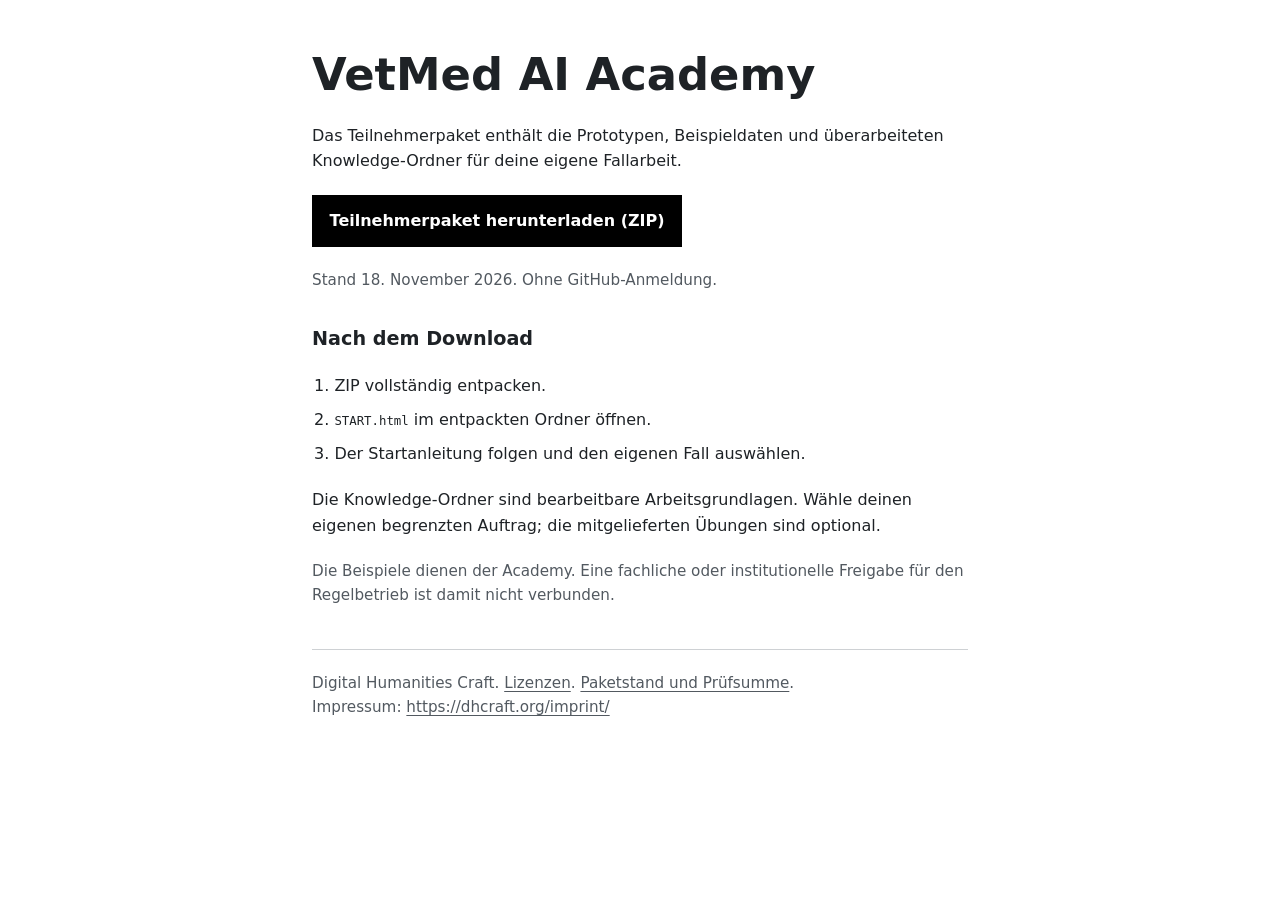
<file: docs/index.html>
<!doctype html>
<html lang="de">
<head>
  <meta charset="utf-8">
  <meta name="viewport" content="width=device-width, initial-scale=1">
  <meta name="description" content="Arbeitsmaterial für die VetMed AI Academy mit Prototypen, Beispieldaten und bearbeitbaren Knowledge-Ordnern.">
  <meta name="color-scheme" content="light">
  <title>VetMed AI Academy Teilnehmerpaket</title>
  <link rel="stylesheet" href="styles.css">
  <link rel="icon" href="data:,">
</head>
<body>
<main>
  <h1>VetMed AI Academy</h1>
  <p>Das Teilnehmerpaket enthält die Prototypen, Beispieldaten und überarbeiteten Knowledge-Ordner für deine eigene Fallarbeit.</p>
  <p class="download"><a href="https://github.com/DigitalHumanitiesCraft/vetmed-ai-academy-downloads/releases/download/2026-11-18/vetmed-ai-academy-participant-package-2026-11-18.zip">Teilnehmerpaket herunterladen <span>(ZIP)</span></a></p>
  <p class="edition">Stand <time datetime="2026-11-18">18. November 2026</time>. Ohne GitHub-Anmeldung.</p>
  <h2>Nach dem Download</h2>
  <ol>
    <li>ZIP vollständig entpacken.</li>
    <li><code>START.html</code> im entpackten Ordner öffnen.</li>
    <li>Der Startanleitung folgen und den eigenen Fall auswählen.</li>
  </ol>
  <p>Die Knowledge-Ordner sind bearbeitbare Arbeitsgrundlagen. Wähle deinen eigenen begrenzten Auftrag; die mitgelieferten Übungen sind optional.</p>
  <p class="note">Die Beispiele dienen der Academy. Eine fachliche oder institutionelle Freigabe für den Regelbetrieb ist damit nicht verbunden.</p>
</main>
<footer>
  <p>Digital Humanities Craft. <a href="LICENSE.txt">Lizenzen</a>. <a href="https://github.com/DigitalHumanitiesCraft/vetmed-ai-academy-downloads/releases/tag/2026-11-18">Paketstand und Prüfsumme</a>.</p>
  <p>Impressum: <a href="https://dhcraft.org/imprint/">https://dhcraft.org/imprint/</a></p>
</footer>
</body>
</html>
</file>
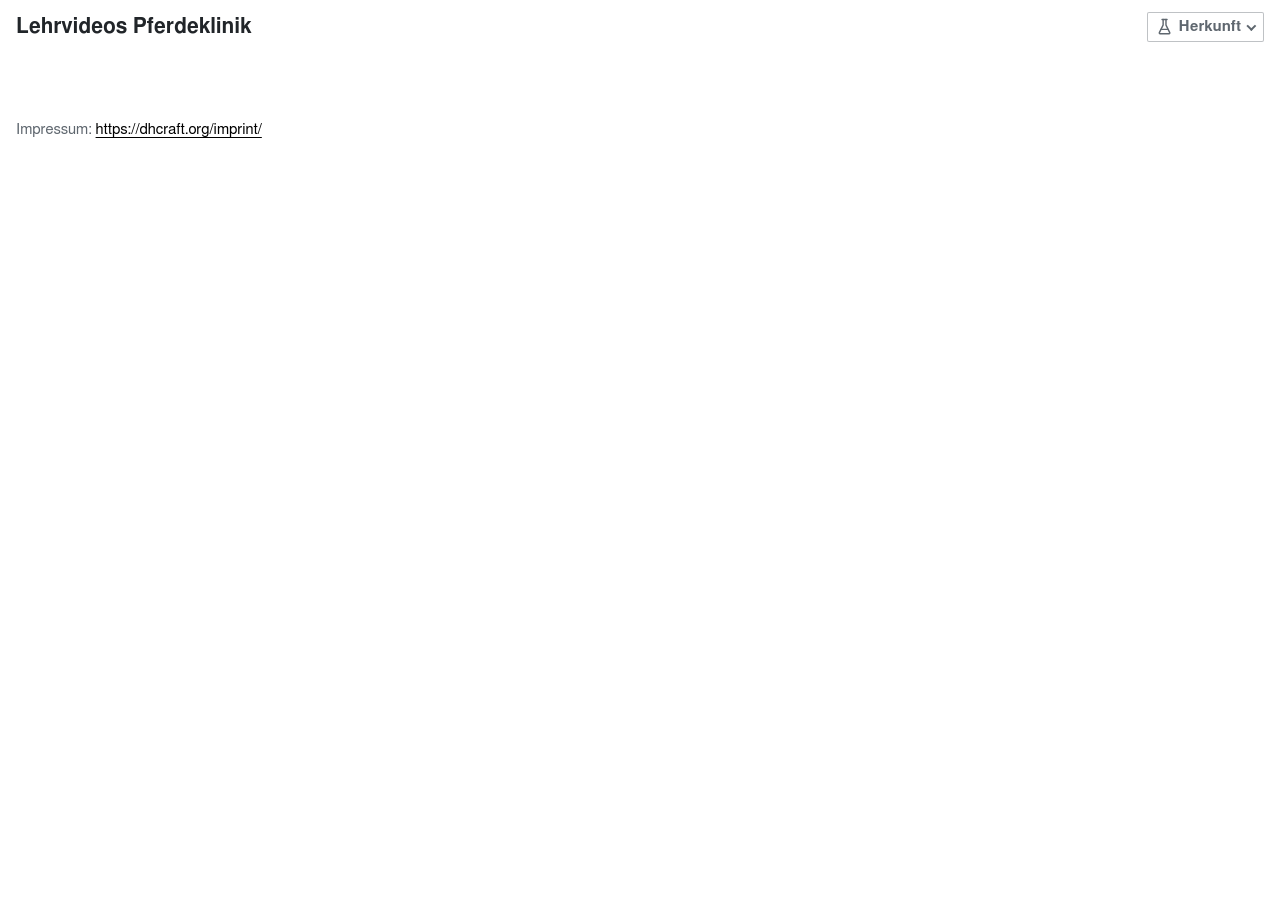
<file: docs/equine-teaching-videos/index.html>
<!doctype html>
<html lang="de">
<head>
  <meta charset="utf-8">
  <meta http-equiv="refresh" content="0; url=app/index.html">
  <meta name="robots" content="noindex">
  <link rel="icon" href="data:,">
  <title>Weiter zur Anwendung</title>
</head>
<body>
  <p><a href="app/index.html">Zur Anwendung</a></p>
</body>
</html>
</file>
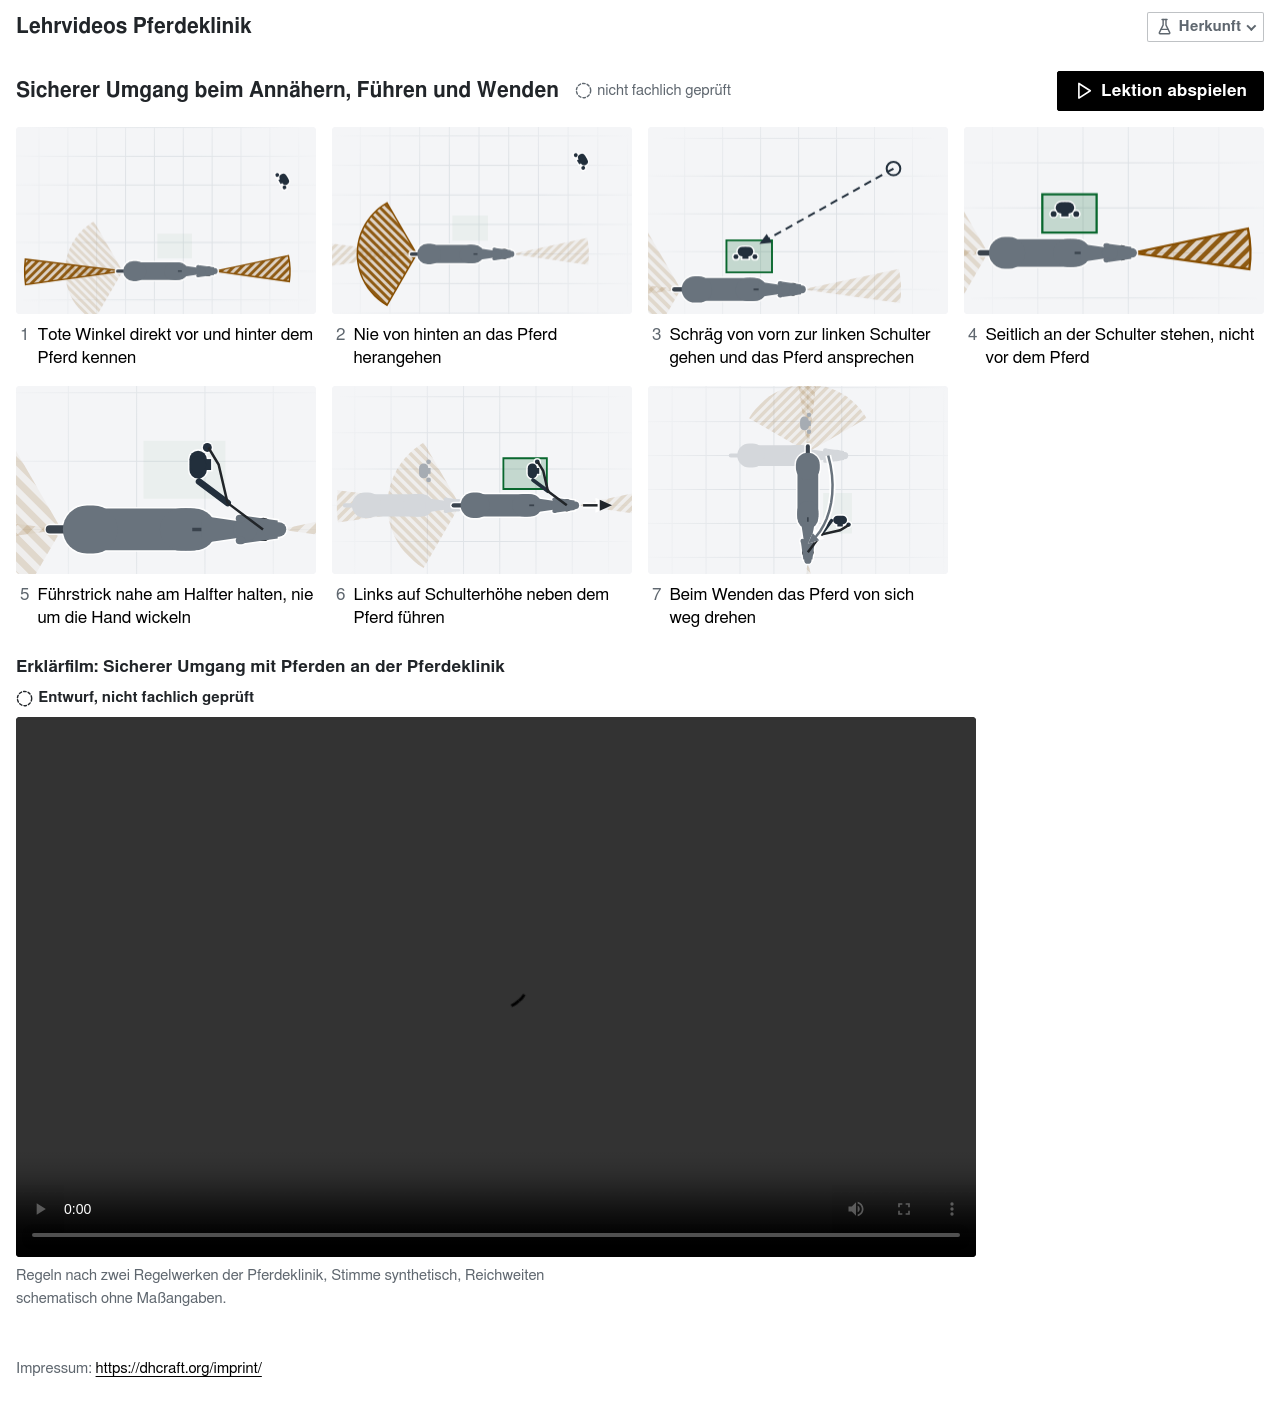
<file: docs/equine-teaching-videos/app/index.html>
<!doctype html>
<html lang="de">
<head>
  <meta charset="utf-8">
  <meta name="viewport" content="width=device-width, initial-scale=1">
  <title>Lehrvideos Pferdeklinik</title>
  <!-- Not professionally reviewed and published as a draft, so search engines are asked to leave it out. -->
  <meta name="robots" content="noindex">
  <link rel="icon" href="data:,">
  <link rel="stylesheet" href="../shared/base.css">
  <link rel="stylesheet" href="app.css">
  <script type="module" src="../shared/overlay.js"></script>
  <script type="importmap">{ "imports": { "three": "./vendor/three/three.module.js" } }</script>
  <script type="module" src="js/main.js"></script>
  <script type="module" src="js/film.js"></script>
</head>
<body>
  <header class="app-header">
    <nav aria-label="Hauptnavigation">
      <h1>Lehrvideos Pferdeklinik</h1>
    </nav>
    <details class="provenance">
      <summary><svg class="icon" aria-hidden="true"><use href="../shared/icons.svg#flask"></use></svg>Herkunft</summary>
      <ul>
        <li id="origin-line" hidden></li>
        <li>Figuren aus abstrakten Grundformen, keine Anatomie</li>
        <li>Bereiche am Boden schematisch, keine gemessenen Abstände</li>
      </ul>
    </details>
  </header>
  <main>
    <div id="load-error" class="notice error" role="alert" hidden></div>

    <!-- The lesson line of both views: on the overview the title, in a step the way back to the overview. -->
    <div id="lesson-head" class="lesson-head" hidden>
      <h2 id="lesson-title"><span id="lesson-name"></span><a id="to-overview" href="./" hidden></a></h2>
      <p class="review-state"><svg class="icon" aria-hidden="true"><use href="../shared/icons.svg#circle-dashed"></use></svg><span class="review-text"></span></p>
      <button type="button" class="button" id="play-lesson" disabled><svg class="icon" aria-hidden="true"><use href="../shared/icons.svg#play"></use></svg>Lektion abspielen</button>
    </div>

    <!-- Lesson overview: the address names no step. -->
    <section id="overview" class="overview" aria-labelledby="lesson-title" hidden>
      <ol id="step-tiles" class="step-tiles"></ol>
      <nav id="lesson-nav" class="lesson-nav" aria-labelledby="lesson-nav-title" hidden>
        <p><span id="lesson-nav-title">Weitere Lektionen</span>: <span id="lesson-list"></span></p>
      </nav>
      <!-- A film rendered from code. Its file is a local render outside the application, so the section shows only where the file exists. -->
      <section id="film" class="film" aria-labelledby="film-title" hidden>
        <p id="film-title" class="film-title">Erklärfilm: Sicherer Umgang mit Pferden an der Pferdeklinik</p>
        <p class="film-state"><svg class="icon" aria-hidden="true"><use href="../shared/icons.svg#circle-dashed"></use></svg>Entwurf, nicht fachlich geprüft</p>
        <video id="film-video" controls preload="metadata" width="1280" height="720" aria-describedby="film-note"></video>
        <p id="film-note" class="film-note">Regeln nach zwei Regelwerken der Pferdeklinik, Stimme synthetisch, Reichweiten schematisch ohne Maßangaben.</p>
      </section>
    </section>

    <!-- One step: the address names it with ?step=. -->
    <section id="detail" class="detail" aria-labelledby="lesson-title" hidden>
      <div class="scene-frame">
        <canvas id="scene" role="img" aria-label="Szene mit abstrakter Pferdefigur, Person und farbigen Bereichen am Boden" aria-describedby="step-text scene-text"></canvas>
        <svg id="leaders" class="leaders" aria-hidden="true"></svg>
        <div id="zone-labels" aria-hidden="true"></div>
        <span class="scene-label person-label" id="label-person" aria-hidden="true" hidden><span class="person-line"><span id="person-mark"></span><span class="person-name">Person</span></span><span id="person-zone"></span><span id="person-cue" hidden></span></span>
        <div class="frame-control view-choice" id="camera-controls" role="group" aria-label="Ansicht"><div class="segmented-control" id="view"></div></div>
        <div class="frame-control counter-check" id="counter-check" role="group" aria-labelledby="counter-label" aria-describedby="zone-note" hidden>
          <span id="counter-label" class="choice-label">Gegenprobe</span>
          <div class="segmented-control" id="placement"></div>
        </div>
        <p id="zone-note" class="frame-control zone-note" hidden>Zonen schematisch</p>
        <p id="fallback-mark" class="frame-control scene-mode" hidden><span id="fallback-text"></span> <a id="view-3d" href="./" hidden>3D-Ansicht öffnen</a></p>
        <p id="context-notice" class="scene-notice" role="status" hidden>3D-Darstellung unterbrochen. <a id="context-2d" href="?renderer=2d">In 2D-Draufsicht weiter</a></p>
      </div>

      <div class="transport">
        <div class="track" id="track" role="group" aria-label="Schritte"></div>
        <button type="button" class="button" id="play-toggle" disabled><svg class="icon" aria-hidden="true"><use href="../shared/icons.svg#play"></use></svg><span>Schritt abspielen</span></button>
        <button type="button" class="icon-button" id="restart" aria-label="Lektion von vorn" disabled><svg class="icon" aria-hidden="true"><use href="../shared/icons.svg#skip-back"></use></svg></button>
        <button type="button" class="icon-button" id="prev-step" aria-label="Vorheriger Schritt" disabled><svg class="icon" aria-hidden="true"><use href="../shared/icons.svg#chevron-left"></use></svg></button>
        <button type="button" class="icon-button" id="next-step" aria-label="Nächster Schritt" disabled><svg class="icon" aria-hidden="true"><use href="../shared/icons.svg#chevron-right"></use></svg></button>
        <label class="speed">Tempo <select id="speed" disabled></select></label>
      </div>

      <!-- Every rule of the lesson; the current one carries its reason and sources. Below 64rem only the current one shows. -->
      <ol id="rules" class="rules"></ol>

      <!-- Descriptions of the canvas: the current step and where the person stands. -->
      <p id="step-text" hidden></p>
      <p id="scene-text" hidden></p>
    </section>
    <!-- Announces deliberate changes only: chosen steps, playback state, ends and renderer notices. -->
    <p id="announce" class="visually-hidden" aria-live="polite"></p>
  </main>
  <footer class="app-footer">
    <p>Impressum: <a href="https://dhcraft.org/imprint/">https://dhcraft.org/imprint/</a></p>
  </footer>
</body>
</html>
</file>
<file: docs/styles.css>
@layer reset, tokens, base, layout, components;
@layer reset {
  *, *::before, *::after { box-sizing: border-box; }
  body, h1, h2, p { margin: 0; }
}
@layer tokens {
  :root {
    color-scheme: light;
    --paper: oklch(100% 0 0);
    --ink: oklch(25% 0.01 250);
    --muted: oklch(46% 0.015 250);
    --action: oklch(0% 0 0);
    --on-action: oklch(100% 0 0);
    --focus: oklch(47% 0.16 250);
    --line: oklch(86% 0.005 250);
    --space: clamp(1rem, 0.9rem + 0.5vw, 1.4rem);
  }
}
@layer base {
  html { font-family: system-ui, sans-serif; font-size: 100%; }
  body { color: var(--ink); background: var(--paper); line-height: 1.6; }
  h1 { font-size: clamp(1.8rem, 1.3rem + 2vw, 2.8rem); line-height: 1.2; }
  h2 { font-size: 1.2rem; line-height: 1.4; }
  a { color: inherit; text-underline-offset: 0.18em; }
  a:focus-visible { outline: 3px solid var(--focus); outline-offset: 5px; }
  code { font-size: 0.95em; overflow-wrap: anywhere; }
  li + li { margin-block-start: 0.5rem; }
}
@layer layout {
  body { max-inline-size: 47rem; margin-inline: auto; padding: clamp(1.25rem, 0.5rem + 4vw, 3rem); }
  main > * + * { margin-block-start: var(--space); }
  main > h2 { margin-block-start: calc(var(--space) * 1.6); }
  ol { padding-inline-start: 1.4rem; }
  footer { margin-block-start: calc(var(--space) * 2); padding-block-start: var(--space); border-block-start: 1px solid var(--line); }
}
@layer components {
  .download a { display: inline-block; padding: 0.85rem 1.1rem; background: var(--action); color: var(--on-action); text-decoration: none; font-weight: 650; max-inline-size: 100%; }
  .download a:hover, .download a:focus-visible { text-decoration: underline; }
  .download span { white-space: nowrap; }
  .edition, .note, footer { color: var(--muted); font-size: 0.95rem; }
}
</file>
<file: docs/equine-teaching-videos/shared/base.css>
/* Shared base for the overview and all case apps. Each app links this file
   and adds its own app.css for case-specific components.
   State selectors (hover, pressed, open) are wrapped in :where() so they add
   no specificity: a case rule on the same class, loaded later, always wins. */
@layer reset, base, tokens, layout, components, case, utilities;

@layer reset {
  *, *::before, *::after { box-sizing: border-box; }
  * { margin: 0; }
  html { -webkit-text-size-adjust: none; text-size-adjust: none; }
  body { min-block-size: 100vh; line-height: var(--leading-body, 1.5); }
  img, svg, video, canvas { display: block; max-inline-size: 100%; }
  input, button, textarea, select { font: inherit; }
  /* Layout classes set display and would otherwise override the hidden attribute. */
  [hidden] { display: none !important; }
  p, h1, h2, h3, h4 { overflow-wrap: break-word; }
}

/* DM Mono (SIL Open Font License, site/shared/fonts/DMMono-OFL.txt) for code,
   file names and identifiers a person types or matches, nothing else
   (knowledge/design.md, Visual system). Medium serves the 600 weight, so a
   bold identifier is drawn from the font rather than synthesised. */
@font-face {
  font-family: "DM Mono";
  src: url("fonts/DMMono-Regular.woff2") format("woff2");
  font-weight: 400;
  font-style: normal;
  font-display: swap;
}
@font-face {
  font-family: "DM Mono";
  src: url("fonts/DMMono-Medium.woff2") format("woff2");
  font-weight: 500 700;
  font-style: normal;
  font-display: swap;
}

@layer tokens {
  /* Light only, also under a dark operating-system preference (design.md,
     2026-09-25). Forced-colours mode stays with the system. tools/contrast.mjs
     computes the contrast of the text and boundary pairs from these values. */
  :root {
    color-scheme: light;

    /* Visual system after the public web style of the University of Veterinary
       Medicine Vienna (knowledge/design.md, Visual system): black and white,
       quiet cool greys, black as the one interaction colour. The page ground is
       white (shared contract of 2026-09-27); --c-page stays as its own name so
       surfaces that must match the page, such as sticky bars, follow it. The
       muted grey is a step darker than the university's own, so it keeps 4.5:1
       on the surface grey. */
    --c-bg: #ffffff;
    --c-page: var(--c-bg);
    --c-surface: #f4f5f7;
    --c-text: #212529;
    --c-text-muted: #5f676f;
    --c-border: #dee2e6;
    /* Boundary of controls that must be found without colour cues (WCAG 1.4.11, 3:1). */
    --c-border-strong: #868e96;
    /* Interaction is black ink: links underlined, the primary action a black
       fill, the current view a black marker. Distinct from --c-text, so the
       checks can tell an active element from plain text. */
    --c-accent: #000000;
    --c-accent-hover: #343a40;
    --c-accent-strong: #000000;
    --c-accent-contrast: #ffffff;
    /* Selection and hover grounds stay in the cool grey family of the neutrals. */
    --c-accent-soft: #e9ecef;
    --c-accent-faint: #f1f3f5;
    --c-focus: var(--c-accent);

    /* Area colours of the university, identity only (knowledge/design.md, Area
       identity): a thin rule beside the area name, never a state and never a
       large surface. The overview group sets data-area. */
    --c-area-universitaet: #af2144;
    --c-area-studium: #b35c42;
    --c-area-forschung: #757575;
    --c-area-tierspital: #296e53;

    /* Status colours always pair with a symbol or text, never carry meaning alone. */
    --c-ok: oklch(45% 0.12 150);
    --c-warn: oklch(48% 0.12 70);
    /* Darker than the warning colour, so the two severities also differ in
       lightness for readers who cannot tell red from amber by hue. */
    --c-error: oklch(42% 0.17 28);
    --c-ok-soft: color-mix(in oklab, var(--c-ok) 12%, var(--c-bg));
    --c-warn-soft: color-mix(in oklab, var(--c-warn) 14%, var(--c-bg));
    --c-error-soft: color-mix(in oklab, var(--c-error) 12%, var(--c-bg));

    /* Colour roles (knowledge/design.md, Colour roles): the accent is for
       interaction, data marks at rest are neutral, and status colours mark what
       needs a decision. --c-data passes 3:1 against the page for graphical marks. */
    --c-data: oklch(55% 0.02 250);
    --c-data-soft: oklch(86% 0.012 250);

    /* Categorical series in this fixed order, never cycled; a ninth category is
       grouped. Validated on the white ground with the dataviz validator
       (2026-10-24): adjacent CVD ΔE ≥ 9.1, normal-vision ΔE ≥ 19.6. Slots 3, 4
       and 5 sit below 3:1, so a chart using them carries a legend with direct
       labels or a table view. Charts with all pairs in view (scatter) use only
       the first three slots. */
    --c-cat-1: #2a78d6;
    --c-cat-2: #eb6834;
    --c-cat-3: #1baf7a;
    --c-cat-4: #eda100;
    --c-cat-5: #e87ba4;
    --c-cat-6: #008300;
    --c-cat-7: #6250d6;
    --c-cat-8: #e34948;

    /* Elevation: an edge for resting surfaces, a lift for overlays. */
    --shadow-edge: 0 0 0 1px rgb(33 37 41 / 0.09), 0 1px 2px rgb(33 37 41 / 0.05);
    --shadow-raised: 0 1px 2px rgb(33 37 41 / 0.08), 0 6px 16px rgb(33 37 41 / 0.08);

    /* FreeSans is the university's text face; it is not vendored (GPL with
       font exception, large files), so the stack falls back to the Helvetica
       family it follows. DM Mono is vendored for code and identifiers only;
       labels and captions use the text face (design decision of 2026-11-06). */
    --font-body: "FreeSans", "Helvetica Neue", Helvetica, Arial, sans-serif;
    --font-mono: "DM Mono", ui-monospace, "Cascadia Mono", Consolas, monospace;
    --font-label: var(--font-body);

    /* A minor-third scale around a 16-17 px body, fluid between phone and desktop widths. */
    --step--1: clamp(0.875rem, 0.85rem + 0.1vw, 0.9375rem);
    --step-0: clamp(1rem, 0.97rem + 0.15vw, 1.0625rem);
    --step-1: clamp(1.15rem, 1.1rem + 0.3vw, 1.3rem);
    --step-2: clamp(1.35rem, 1.25rem + 0.5vw, 1.65rem);
    --step-3: clamp(1.6rem, 1.4rem + 1vw, 2.25rem);
    /* Small muted labels and captions in the text face. */
    --step-label: 0.875rem;
    --leading-tight: 1.2;
    --leading-snug: 1.35;
    --leading-body: 1.5;

    /* Spacing on a 4 px grid; the larger steps separate regions, the smaller ones group. */
    --space-1: 0.25rem;
    --space-2: 0.5rem;
    --space-3: 0.75rem;
    --space-4: 1rem;
    --space-5: 1.5rem;
    --space-6: 2rem;
    --space-7: 3rem;

    /* Nearly square corners, as on the university's pages. */
    --radius: 0.125rem;
    --radius-lg: 0.25rem;
    --control-height: 2.5rem;
    --measure: 72ch;
    --page-max: 78rem;
    /* Sidebar of the tool layout, a little wider where the views have room to spare. */
    --sidebar-width: 17rem;
    --transition-quick: 120ms ease-out;
  }
  @media (min-width: 80rem) { :root { --sidebar-width: 18rem; } }
}

@layer base {
  body {
    font-family: var(--font-body);
    font-size: var(--step-0);
    color: var(--c-text);
    background: var(--c-page);
  }
  /* Two weights only, 400 and 600; browser defaults would otherwise add 700. */
  h1, h2, h3, h4, b, strong, th { font-weight: 600; }
  h1 { font-size: var(--step-2); line-height: var(--leading-tight); letter-spacing: -0.01em; text-wrap: balance; }
  h2 { font-size: var(--step-1); line-height: var(--leading-snug); letter-spacing: -0.005em; }
  h3, h4 { font-size: var(--step-0); line-height: var(--leading-snug); }
  p, li { max-inline-size: var(--measure); }
  /* Links are black ink with an underline, the cue that replaces a link colour.
     Row and list links (.link-text) drop it at rest, see the components layer. */
  a { color: var(--c-accent); text-decoration-thickness: 1px; text-underline-offset: 0.2em; }
  a:where(:hover) { color: var(--c-accent-hover); text-decoration-thickness: 2px; }
  code, pre { font-family: var(--font-mono); font-size: 0.925em; }
  :focus-visible { outline: 3px solid var(--c-focus); outline-offset: 2px; }
  input, select, textarea, button { accent-color: var(--c-accent); }
  table { border-collapse: collapse; }
  ::placeholder { color: var(--c-text-muted); opacity: 1; }
  @media (prefers-reduced-motion: reduce) {
    *, *::before, *::after {
      animation-duration: 0.01ms !important;
      animation-iteration-count: 1 !important;
      transition: none !important;
      scroll-behavior: auto !important;
    }
  }
}

@layer layout {
  .app-header {
    display: grid;
    grid-template-columns: minmax(0, 1fr) auto;
    align-items: center;
    gap: var(--space-3);
    background: var(--c-bg);
    padding-block: var(--space-3);
    padding-inline: max(var(--space-4), calc((100% - var(--page-max)) / 2 + var(--space-4)));
  }
  .app-header nav {
    display: flex;
    align-items: center;
    gap: var(--space-3);
    min-inline-size: 0;
  }
  .app-header .header-row { min-inline-size: 0; }
  .app-header h1 {
    min-inline-size: 0;
    font-size: var(--step-1);
    letter-spacing: -0.005em;
    /* Break compound names at their hyphen; break-word split "Forschungsprojekt" / "-Assistent" at 360 px. */
    overflow-wrap: normal;
  }
  .app-header nav > h1 { flex: 1; }
  .app-header a { color: var(--c-text); text-decoration: none; }
  .app-header a:where(:hover) { color: var(--c-accent); }
  .app-header > .provenance { align-self: start; }
  /* Area identity belongs to the portfolio groups, not the working header. */
  [data-area="Universität"] { --area: var(--c-area-universitaet); }
  [data-area="Studium"] { --area: var(--c-area-studium); }
  [data-area="Forschung"] { --area: var(--c-area-forschung); }
  [data-area="Tierspital"] { --area: var(--c-area-tierspital); }
  @media (max-width: 40rem) {
    .app-header nav { gap: var(--space-2); }
    .app-header h1 { font-size: var(--step-0); }
  }

  main {
    max-inline-size: var(--page-max);
    margin-inline: auto;
    padding: var(--space-4) var(--space-4) var(--space-7);
    display: grid;
    gap: var(--space-4);
  }
  /* Grid children default to min-content width, which lets long words or tables widen the page. */
  main > *, .stack > * { min-inline-size: 0; }
  .stack { display: grid; gap: var(--space-3); align-content: start; }
  .cluster { display: flex; flex-wrap: wrap; gap: var(--space-2) var(--space-3); align-items: center; }

  /* Tool layout (knowledge/design.md, Tool layout): a filter sidebar beside
     the sibling views of one dataset. Below 56rem the sidebar stands above the
     views, and its body folds behind the Filter button (utilities layer). */
  .tool { display: grid; gap: var(--space-4); align-items: start; }
  @media (min-width: 56rem) {
    /* The sidebar scrolls with the page: a scroll box of its own would be taller than the viewport and its scrollbar would narrow the fields. */
    .tool { grid-template-columns: var(--sidebar-width) minmax(0, 1fr); gap: var(--space-4); }
  }
  /* The wider gap only where the views have room; at tablet width the grotesque's wider figures need the space in the tables. */
  @media (min-width: 80rem) {
    .tool { gap: var(--space-5); }
  }
  .tool-sidebar { display: grid; gap: var(--space-4); align-content: start; font-size: var(--step--1); }
  .tool-body { display: grid; gap: var(--space-5); align-content: start; }
  .tool-main { display: grid; gap: var(--space-4); align-content: start; }
  /* Grid children default to min-content width, which would let wide tables widen the page. */
  :is(.tool, .tool-sidebar, .tool-body, .tool-main) > * { min-inline-size: 0; }
}

@layer components {
  /* Text button: filled for the primary action of a view, .secondary outlined for the others. */
  .button {
    display: inline-flex;
    align-items: center;
    gap: var(--space-2);
    min-block-size: var(--control-height);
    padding: var(--space-2) var(--space-4);
    border: 1px solid var(--c-accent);
    border-radius: var(--radius);
    background: var(--c-accent);
    color: var(--c-accent-contrast);
    font-weight: 600;
    line-height: var(--leading-tight);
    text-decoration: none;
    cursor: pointer;
    transition: background-color var(--transition-quick), border-color var(--transition-quick), color var(--transition-quick);
  }
  .button:where(:hover:not(:disabled, [aria-disabled="true"], .secondary)) { background: var(--c-accent-hover); border-color: var(--c-accent-hover); }
  .button:where(.secondary) { background: var(--c-bg); color: var(--c-accent); }
  .button:where(.secondary:hover:not(:disabled, [aria-disabled="true"])) { background: var(--c-accent-faint); }
  /* A secondary button that toggles a mode shows the active mode by fill and a doubled edge, not colour alone. */
  .button:where(.secondary[aria-pressed="true"]) {
    background: var(--c-accent-soft);
    color: var(--c-accent-strong);
    box-shadow: inset 0 0 0 1px var(--c-accent);
  }
  /* An unavailable button, primary or not, is a light field with muted text and an edge, so it never reads as an active grey button. */
  .button:is(:disabled, [aria-disabled="true"]) { border-color: var(--c-border); background: var(--c-surface); color: var(--c-text-muted); box-shadow: none; cursor: not-allowed; }
  /* Confirms an action that discards work; never the default focus. */
  .button:where(.danger) { background: var(--c-error); border-color: var(--c-error); color: var(--c-accent-contrast); }
  .button:where(.danger:hover:not(:disabled, [aria-disabled="true"])) { background: color-mix(in oklab, var(--c-error) 85%, black); border-color: color-mix(in oklab, var(--c-error) 85%, black); }
  /* Compact text button for actions inside a row or a panel. */
  .button:where(.small) { min-block-size: 2rem; padding: var(--space-1) var(--space-3); font-size: var(--step--1); }

  /* Text that acts (knowledge/design.md, Visual system): a button set as a
     link carries the underline of a link in text, because the interaction
     colour is black ink like the text. The menus, the provenance and the
     local-file indicator have their own form. */
  :is(.link-button, .text-button) { padding: 0; border: 0; background: none; color: var(--c-accent); font: inherit; text-align: start; cursor: pointer; }
  /* Zero specificity, so a .link-text on the same element wins. */
  :where(.link-button, .text-button) {
    text-decoration: underline;
    text-decoration-thickness: 1px;
    text-underline-offset: 0.2em;
  }
  :where(.link-button, .text-button):where(:hover) { text-decoration-thickness: 2px; }
  /* The name of a row or card that is one link, a link among many in a list
     (.link-text) and the summary of a plain disclosure: no underline at rest,
     an underline on hover and keyboard focus, so a list of targets does not
     read as a page of underlines (operator decision E3 of 2026-11-06). */
  :is(a, button) .link-text, :is(a, button).link-text { text-decoration: none; }
  :is(a, button):where(:hover, :focus-visible) .link-text, :is(a, button).link-text:where(:hover, :focus-visible),
  :where(details:not(.provenance, .menu, .local-file) > summary:not(.button)):where(:hover, :focus-visible) {
    text-decoration: underline;
    text-decoration-thickness: 1px;
    text-underline-offset: 0.2em;
  }
  /* Every plain disclosure carries the same chevron, whatever display a case
     gives its summary: a flex summary loses the native marker and then read as
     a bold heading (independent review 2026-11-06). A toggle button inside a
     row that discloses detail below it (.row-disclosure) draws the same
     chevron, turned by its aria-expanded state. A case may place it, for
     example in a grid area, and keeps its geometry. */
  :where(details:not(.provenance, .menu, .local-file) > summary:not(.button)) { list-style: none; cursor: pointer; }
  :where(details:not(.provenance, .menu, .local-file) > summary:not(.button))::-webkit-details-marker { display: none; }
  :where(details:not(.provenance, .menu, .local-file) > summary:not(.button), .row-disclosure)::before {
    content: "";
    display: inline-block;
    flex: none;
    inline-size: 0.4em;
    block-size: 0.4em;
    margin-inline: 0.1em 0.5em;
    border: solid currentColor;
    border-width: 0 2px 2px 0;
    rotate: -45deg;
    translate: 0 -0.1em;
    transition: rotate var(--transition-quick);
  }
  :where(details[open]:not(.provenance, .menu, .local-file) > summary:not(.button), .row-disclosure[aria-expanded="true"])::before { rotate: 45deg; translate: 0 -0.2em; }

  label { font-weight: 600; }
  input:not([type="checkbox"], [type="radio"], [type="range"], [type="color"]), select, textarea {
    inline-size: 100%;
    min-block-size: var(--control-height);
    padding: var(--space-2) var(--space-3);
    border: 1px solid var(--c-border-strong);
    border-radius: var(--radius);
    background: var(--c-bg);
    color: var(--c-text);
    transition: border-color var(--transition-quick);
  }
  /* Same specificity as the rule above, so it applies, and a case rule on a field still wins. */
  input:not([type="checkbox"], [type="radio"], [type="range"], [type="color"]):where(:hover:not(:disabled, :focus)),
  :is(select, textarea):where(:hover:not(:disabled, :focus)) { border-color: var(--c-text-muted); }
  input:not([type="checkbox"], [type="radio"], [type="range"], [type="color"]):where(:disabled),
  :is(select, textarea):where(:disabled) { background: var(--c-surface); color: var(--c-text-muted); }
  /* Script validation marks fields with aria-invalid; it looks like native invalidity plus a doubled edge. */
  :is(input, select, textarea):user-invalid { border-color: var(--c-error); }
  :is(input, select, textarea)[aria-invalid="true"] { border-color: var(--c-error); box-shadow: inset 0 0 0 1px var(--c-error); }
  /* Fields in a row keep their controls aligned when one of them shows an error line. */
  .field { display: grid; gap: var(--space-1); align-content: start; }
  .field-error { color: var(--c-error); font-weight: 600; }

  /* Symbols from site/shared/icons.svg. Size follows the text. */
  .icon {
    display: inline-block;
    inline-size: 1.15em;
    block-size: 1.15em;
    flex: none;
    vertical-align: -0.2em;
    fill: none;
    stroke: currentColor;
    stroke-width: 2;
    stroke-linecap: round;
    stroke-linejoin: round;
  }

  /* Icon-only action. Only for widely understood actions (play, pause,
     close, directional moves); the aria-label is the accessible name and also
     appears as a tooltip on hover and keyboard focus. Borderless: the symbol
     is the control's visible form, and hover or focus add a ground. The
     transparent border keeps a boundary under forced colours. */
  .icon-button {
    position: relative;
    display: inline-grid;
    place-items: center;
    inline-size: var(--control-height);
    block-size: var(--control-height);
    padding: 0;
    border: 1px solid transparent;
    border-radius: var(--radius);
    background: transparent;
    color: var(--c-accent);
    cursor: pointer;
    transition: background-color var(--transition-quick);
  }
  .icon-button .icon { inline-size: 1.25rem; block-size: 1.25rem; }
  /* Row action inside a list or table: smaller. */
  .icon-button:where(.quiet) { inline-size: 2rem; block-size: 2rem; }
  .icon-button:where(:hover:not(:disabled, [aria-disabled="true"])) { background: var(--c-accent-soft); }
  /* aria-disabled keeps a control focusable while it is unavailable; it looks the same as :disabled. */
  .icon-button:where(:disabled, [aria-disabled="true"]) { color: var(--c-text-muted); opacity: 0.55; cursor: not-allowed; }
  .icon-button[aria-label]:is(:hover, :focus-visible)::after {
    content: attr(aria-label);
    position: absolute;
    inset-block-start: calc(100% + 0.35rem);
    inset-inline-start: 50%;
    translate: -50% 0;
    z-index: 20;
    padding: 0.15rem 0.5rem;
    border-radius: var(--radius);
    background: var(--c-text);
    color: var(--c-bg);
    font-size: var(--step--1);
    font-weight: 600;
    line-height: var(--leading-snug);
    /* Long names wrap instead of leaving a narrow viewport; overlay.js assumes the same cap. */
    inline-size: max-content;
    max-inline-size: min(18rem, calc(100vw - 1rem));
    pointer-events: none;
  }
  /* overlay.js sets data-tip when a centred tooltip would cross the viewport
     edge, so the tooltip then aligns with the button's start or end, and
     data-tip-block when it would leave the bottom, so it opens above. */
  .icon-button[aria-label][data-tip="start"]:is(:hover, :focus-visible)::after { inset-inline-start: 0; translate: none; }
  .icon-button[aria-label][data-tip="end"]:is(:hover, :focus-visible)::after { inset-inline-start: auto; inset-inline-end: 0; translate: none; }
  .icon-button[aria-label][data-tip-block="above"]:is(:hover, :focus-visible)::after { inset-block-start: auto; inset-block-end: calc(100% + 0.35rem); }

  /* Choice among a few mutually exclusive views or targets: buttons with
     aria-pressed, or labels wrapping radio inputs. */
  .segmented-control {
    display: inline-flex;
    flex-wrap: wrap;
    gap: 2px;
    padding: 2px;
    border-radius: calc(var(--radius) + 2px);
    background: var(--c-surface);
    /* The hairline keeps the control's shape on a surface of the same grey. */
    box-shadow: inset 0 0 0 1px var(--c-border);
  }
  .segmented-control > :is(button, label) {
    position: relative;
    display: inline-flex;
    align-items: center;
    gap: var(--space-2);
    min-block-size: calc(var(--control-height) - 4px);
    padding: 0 var(--space-3);
    border: 0;
    border-radius: var(--radius);
    background: transparent;
    color: var(--c-text-muted);
    font-weight: 600;
    cursor: pointer;
  }
  .segmented-control > label > input { position: absolute; opacity: 0; pointer-events: none; }
  .segmented-control > :where(button, label):hover { color: var(--c-accent); }
  .segmented-control > :is(button[aria-pressed="true"], label:has(input:checked)) {
    background: var(--c-bg);
    color: var(--c-accent);
    box-shadow: var(--shadow-edge);
  }
  .segmented-control > label:has(input:focus-visible) { outline: 3px solid var(--c-focus); outline-offset: 2px; }

  /* View tabs (knowledge/design.md, View tabs): sibling views a person may
     return to, as links with their own address and aria-current="page" on the
     current one. Links, not ARIA tabs, so Tab moves through them and Enter
     follows one. The current view takes the accent and an underline marker. */
  .view-tabs { display: flex; flex-wrap: wrap; gap: 0 var(--space-5); box-shadow: inset 0 -1px 0 var(--c-border); }
  .view-tabs a {
    display: inline-flex;
    align-items: center;
    gap: var(--space-2);
    min-block-size: 2.75rem;
    color: var(--c-text-muted);
    font-weight: 600;
    text-decoration: none;
  }
  .view-tabs a:where(:hover) { color: var(--c-text); }
  .view-tabs a[aria-current="page"] { color: var(--c-accent); box-shadow: inset 0 -3px 0 var(--c-accent); }
  /* On a phone the row tightens and wraps onto a second line where needed. */
  @media (max-width: 30rem) {
    .view-tabs { gap: 0 var(--space-4); font-size: var(--step--1); }
    .view-tabs a { min-block-size: 2.5rem; }
  }

  /* Tool sidebar (knowledge/design.md, Tool layout): optional key figures
     that answer the view's question or count the filtered data, the Filter
     button for narrow screens, filter groups that act at once, reset and a
     foot for data and download. Scoped to the sidebar, because cases use some
     of these names elsewhere. */
  /* Key figures as large numerals over small muted captions; the caption
     stays first in the markup, so it is read before its value. */
  .tool-figures { display: grid; gap: var(--space-2); }
  .tool-figures .filtered-mark { color: var(--c-text-muted); font-family: var(--font-label); font-size: var(--step-label); }
  /* A mark on one figure's caption, for a sidebar whose other figures do not follow the filter (site/shared/tool.js). */
  .tool-figures dt > .filtered-mark { color: var(--c-text); }
  .tool-figures > dl { display: grid; grid-template-columns: repeat(auto-fit, minmax(7rem, 1fr)); gap: var(--space-4) var(--space-4); }
  .tool-figures > dl > div { display: flex; flex-direction: column-reverse; justify-content: flex-end; gap: 0.15rem; }
  .tool-figures dt { color: var(--c-text-muted); font-family: var(--font-label); font-size: var(--step-label); line-height: var(--leading-snug); }
  .tool-figures dd { margin: 0; font-size: var(--step-1); font-weight: 600; line-height: var(--leading-tight); letter-spacing: -0.01em; font-variant-numeric: tabular-nums; }
  .tool-toggle {
    justify-self: start;
    display: inline-flex;
    align-items: center;
    gap: var(--space-2);
    min-block-size: var(--control-height);
    padding: 0 var(--space-3);
    border: 1px solid var(--c-border-strong);
    border-radius: var(--radius);
    background: var(--c-bg);
    color: var(--c-accent);
    font-weight: 600;
    cursor: pointer;
  }
  .tool-toggle::after { content: ""; inline-size: 0.45em; block-size: 0.45em; border: solid currentColor; border-width: 0 2px 2px 0; rotate: 45deg; translate: 0 -0.15em; }
  .tool-toggle[aria-expanded="true"]::after { rotate: -135deg; translate: 0 0.1em; }
  .tool-sidebar .group-title { display: block; padding: 0; margin-block-end: var(--space-2); color: var(--c-text); font-size: var(--step--1); font-weight: 600; }
  /* A group with a choice is a chosen option, so its heading takes the accent and a dot. */
  .tool-sidebar .filter-group > .group-title.is-filtered { color: var(--c-accent); }
  .tool-sidebar .filter-group > .group-title.is-filtered::before { content: ""; display: inline-block; inline-size: 0.45em; block-size: 0.45em; margin-inline-end: 0.4em; border-radius: 50%; background: currentColor; vertical-align: 0.12em; }
  .tool-sidebar .filter-groups { display: grid; gap: var(--space-4); }
  .tool-sidebar .filter-group { display: grid; min-inline-size: 0; padding: 0; margin: 0; border: 0; }
  .tool-sidebar .filter-options { display: grid; }
  .tool-sidebar .filter-option { display: flex; align-items: center; gap: var(--space-2); min-block-size: 1.9rem; font-weight: 400; cursor: pointer; }
  .tool-sidebar .filter-option input { flex: none; inline-size: 1rem; block-size: 1rem; margin: 0; }
  .tool-sidebar .filter-option:where(:hover) { color: var(--c-accent); }
  .tool-reset { justify-self: start; }
  .tool-foot { display: grid; gap: var(--space-3); align-content: start; }
  .tool-foot > details > summary { display: inline-flex; align-items: center; min-block-size: var(--control-height); color: var(--c-accent); font-weight: 600; cursor: pointer; }

  /* One provenance disclosure per page in the shared header replaces status
     pills under the title. The summary stays visible and names the
     interpretation-changing status in a few words; the list holds the detail.
     It has one neutral style: the qualification informs, it does not warn. */
  .provenance { position: relative; }
  .provenance > summary {
    display: inline-flex;
    align-items: center;
    gap: 0.35em;
    padding: 0.25em 0.6em;
    border-radius: var(--radius);
    background: var(--c-bg);
    color: var(--c-text-muted);
    font-size: var(--step--1);
    font-weight: 600;
    cursor: pointer;
    list-style: none;
  }
  .provenance > summary::-webkit-details-marker { display: none; }
  /* The chevron and the edge mark the summary as a control rather than a static label. */
  .provenance > summary { box-shadow: inset 0 0 0 1px color-mix(in oklab, currentColor 40%, transparent); }
  .provenance > summary::after {
    content: "";
    inline-size: 0.45em;
    block-size: 0.45em;
    margin-inline-start: 0.15em;
    border: solid currentColor;
    border-width: 0 2px 2px 0;
    rotate: 45deg;
    translate: 0 -0.1em;
  }
  .provenance[open] > summary::after { rotate: -135deg; translate: 0 0.1em; }
  .provenance > summary:where(:hover) { background: var(--c-accent-faint); color: var(--c-text); }
  .provenance > :not(summary) {
    position: absolute;
    inset-inline-end: 0;
    inset-block-start: calc(100% + 0.4rem);
    z-index: 30;
    inline-size: max-content;
    max-inline-size: min(24rem, calc(100vw - 3rem));
    padding: var(--space-3) var(--space-4);
    border-radius: var(--radius-lg);
    background: var(--c-bg);
    box-shadow: var(--shadow-raised);
    font-size: var(--step--1);
    line-height: var(--leading-snug);
  }
  /* One statement per item, set apart by a marker and a little space. */
  .provenance > ul { display: grid; gap: var(--space-2); padding-inline-start: calc(var(--space-4) + 1.1em); list-style: disc; }
  .provenance li::marker { color: var(--c-text-muted); }

  /* Local-file indicator next to a file a person loaded: a symbol and a short
     word that open one sentence on where the file goes (knowledge/design.md,
     Local-file indicator). The dotted underline marks it as a control that
     explains, as opposed to one that acts. site/shared/local-file.js builds it,
     site/shared/overlay.js closes it like the other overlays. */
  .local-file { position: relative; display: inline-block; }
  .local-file > summary {
    display: inline-flex;
    align-items: center;
    gap: 0.3em;
    color: var(--c-text-muted);
    font-size: var(--step--1);
    font-weight: 600;
    text-decoration: underline dotted;
    text-underline-offset: 0.2em;
    cursor: pointer;
    list-style: none;
  }
  .local-file > summary::-webkit-details-marker { display: none; }
  .local-file > summary:where(:hover), .local-file[open] > summary { color: var(--c-text); }
  .local-file > :not(summary) {
    position: absolute;
    inset-inline-start: 0;
    inset-block-start: calc(100% + 0.4rem);
    z-index: 30;
    inline-size: max-content;
    max-inline-size: min(20rem, calc(100vw - 2 * var(--space-4)));
    padding: var(--space-2) var(--space-3);
    border-radius: var(--radius-lg);
    background: var(--c-bg);
    box-shadow: var(--shadow-raised);
    font-size: var(--step--1);
    font-weight: 400;
    line-height: var(--leading-snug);
  }

  /* A menu that overlays the page instead of pushing it down. Behaviour
     (Escape, outside click, close after a choice) comes from site/shared/overlay.js. */
  details.menu { position: relative; }
  details.menu > summary { list-style: none; cursor: pointer; }
  details.menu > summary::-webkit-details-marker { display: none; }
  details.menu > :not(summary) {
    position: absolute;
    inset-block-start: calc(100% + 0.35rem);
    z-index: 30;
    border-radius: var(--radius-lg);
    background: var(--c-bg);
    box-shadow: var(--shadow-raised);
  }
  details.menu[open] > summary { background: var(--c-accent-soft); }
  details.menu > .menu-list {
    inset-inline-end: 0;
    display: grid;
    inline-size: max-content;
    max-inline-size: calc(100vw - 2 * var(--space-4));
    padding: var(--space-1);
    list-style: none;
  }
  /* On a narrow screen the toolbars wrap and a menu button usually sits at the
     start edge, where an end-anchored list would open off-screen. */
  @media (max-width: 40rem) { details.menu > .menu-list { inset-inline: 0 auto; } }
  .menu-list button {
    display: flex;
    align-items: center;
    gap: var(--space-2);
    inline-size: 100%;
    min-block-size: var(--control-height);
    padding: var(--space-2) var(--space-3);
    border: 0;
    border-radius: var(--radius);
    background: transparent;
    color: var(--c-text);
    font-weight: 600;
    text-align: start;
    cursor: pointer;
  }
  .menu-list button:hover { background: var(--c-accent-soft); }
  .menu-list .icon { color: var(--c-text-muted); }

  .notice {
    padding: var(--space-3) var(--space-4);
    border-inline-start: 4px solid var(--c-border);
    background: var(--c-surface);
    border-radius: var(--radius);
  }
  .notice.error { border-color: var(--c-error); background: var(--c-error-soft); }
  .notice.warn { border-color: var(--c-warn); background: var(--c-warn-soft); }

  /* relative: absolutely positioned hidden labels inside must not escape the scroll box. */
  .table-scroll { overflow-x: auto; position: relative; }

  /* Forced colours (Windows contrast themes) drop backgrounds and shadows, so
     overlays, markers and pressed states get system-coloured edges instead. */
  @media (forced-colors: active) {
    :is(.provenance, details.menu, .local-file) > :not(summary),
    .icon-button[aria-label]:is(:hover, :focus-visible)::after,
    .provenance > summary { border: 1px solid CanvasText; }
    .app-header { border-block-end: 1px solid CanvasText; }
    .button.secondary[aria-pressed="true"],
    .segmented-control > :is(button[aria-pressed="true"], label:has(input:checked)) {
      forced-color-adjust: none;
      background: Highlight;
      color: HighlightText;
      border-color: Highlight;
    }
    :is(.button, .icon-button):is(:disabled, [aria-disabled="true"]) { color: GrayText; border-color: GrayText; }
    .view-tabs a[aria-current="page"] { text-decoration: underline 3px; }
    .tool-sidebar .group-title.is-filtered { text-decoration: underline; }
  }
}

@layer utilities {
  /* Small muted label, category or caption in the text face. */
  .meta-label { color: var(--c-text-muted); font-family: var(--font-label); font-size: var(--step-label); font-weight: 400; }
  /* Folding of the tool sidebar, here so that a case rule on the display of
     the body or the button cannot undo it: the Filter button exists only below
     56rem, and there the body shows only while the button is expanded. */
  @media (min-width: 56rem) { .tool-toggle { display: none; } }
  @media (max-width: 55.99rem) { .tool-toggle[aria-expanded="false"] + .tool-body { display: none; } }
  .muted { color: var(--c-text-muted); }
  .visually-hidden {
    position: absolute !important;
    inline-size: 1px; block-size: 1px;
    overflow: hidden; clip-path: inset(50%); white-space: nowrap;
  }
}
</file>
<file: docs/equine-teaching-videos/app/app.css>
@layer tokens {
  :root {
    /* The scene is the working object; the page runs a little wider than the shared default. */
    --page-max: 88rem;
    /* The person is a data mark of its own, darker than the horse and never the accent. */
    --c-person: oklch(30% 0.03 250);
    /* Hooves, mane and tail: a darker shade of the horse's data grey. */
    --c-horse-dark: oklch(38% 0.02 250);
    /* The horse where a step began: its grey faded towards the ground. */
    --c-horse-ghost: color-mix(in oklab, var(--c-data) 22%, var(--c-surface));
    /* The person where a step began, faded the same way. */
    --c-person-ghost: color-mix(in oklab, var(--c-person) 34%, var(--c-surface));
  }
}

@layer layout {
  /* Narrow reading order is the document order: scene, step bar with playback, then the current
     rule with its reason and sources. Wide: the list of all rules stands beside the scene. */
  .detail { display: grid; gap: var(--space-3) var(--space-5); align-items: start; }
  .detail > * { min-inline-size: 0; }
  @media (min-width: 64rem) {
    .detail {
      grid-template-columns: minmax(0, 1fr) minmax(18rem, 24rem);
      grid-template-areas: "frame rules" "transport rules";
      grid-template-rows: auto 1fr;
    }
    .scene-frame { grid-area: frame; }
    .transport { grid-area: transport; }
    .rules { grid-area: rules; }
  }
  /* Imprint line below the case, aligned with the page column. */
  .app-footer {
    max-inline-size: var(--page-max);
    margin-inline: auto;
    padding: 0 var(--space-4) var(--space-5);
    color: var(--c-text-muted);
    font-size: var(--step--1);
  }
}

@layer case {
  /* One line for the lesson: its title, the review state once, and on the overview the primary action. */
  .lesson-head { display: flex; flex-wrap: wrap; align-items: center; gap: var(--space-1) var(--space-4); }
  .lesson-head h2 { font-size: var(--step-1); line-height: var(--leading-snug); }
  .lesson-head .button { margin-inline-start: auto; gap: var(--space-2); }
  .lesson-head [hidden] { display: none; }
  @media (max-width: 39.99rem) {
    .lesson-head h2 { font-size: var(--step-0); }
  }

  /* The review state of the lesson: open, in muted grey, once per view. */
  .review-state { display: inline-flex; align-items: center; gap: 0.35em; color: var(--c-text-muted); font-size: var(--step--1); }

  /* Overview: one tile per step, the top view of where it ends above its number and rule.
     A phone shows one row per step, the picture beside the rule. */
  .step-tiles {
    display: grid;
    grid-template-columns: repeat(auto-fill, minmax(min(100%, 15rem), 1fr));
    gap: var(--space-4);
    margin: 0;
    padding: 0;
    list-style: none;
  }
  .step-tiles li { max-inline-size: none; }
  .tile {
    display: grid;
    grid-template-columns: auto 1fr;
    gap: var(--space-2);
    align-items: baseline;
    block-size: 100%;
    color: var(--c-text);
    text-decoration: none;
  }
  .tile-scene {
    grid-column: 1 / -1;
    inline-size: 100%;
    aspect-ratio: 16 / 10;
    border-radius: var(--radius-lg);
    background: var(--c-surface);
  }
  .tile-number { padding-inline-start: var(--space-1); color: var(--c-text-muted); font-variant-numeric: tabular-nums; }
  /* The rule is the tile's link name: underlined on hover and focus only (.link-text). */
  .tile-rule { color: var(--c-accent); line-height: var(--leading-snug); hyphens: auto; overflow-wrap: break-word; }
  @media (max-width: 39.99rem) {
    .step-tiles { gap: var(--space-2); }
    .tile { grid-template-columns: 7rem auto 1fr; align-items: center; }
    .tile-scene { grid-column: 1; }
    .tile-rule { font-size: var(--step--1); }
  }

  .lesson-nav p { margin: 0; }
  .lesson-nav[hidden] { display: none; }
  #lesson-nav-title { color: var(--c-text-muted); }

  /* The scene frame is the medium: its grey ground sets it apart from the white page without a border or shadow. */
  .scene-frame {
    position: relative;
    display: grid;
    border-radius: var(--radius-lg);
    overflow: hidden;
    background: var(--c-surface);
  }
  .scene-frame canvas {
    inline-size: 100%;
    block-size: auto;
    /* Square on phones, so the step keeps room between the controls at the top and bottom. */
    aspect-ratio: 1;
    max-block-size: 70vh;
  }
  @media (min-width: 40rem) {
    .scene-frame canvas { aspect-ratio: 16 / 9; }
  }

  /* Leader lines from each label to what it names, drawn under the labels. */
  .leaders { position: absolute; inset: 0; inline-size: 100%; block-size: 100%; overflow: visible; pointer-events: none; }
  .leader { stroke: var(--c-text-muted); stroke-width: 1.25; }
  .leader-end { fill: var(--c-text-muted); }
  .leader.tone-warn { stroke: var(--c-warn); }
  .leader-end.tone-warn { fill: var(--c-warn); }
  .leader.tone-safe { stroke: var(--c-ok); }
  .leader-end.tone-safe { fill: var(--c-ok); }

  /* Positioned by main.js beside the person, or below a zone's anchor point. */
  .scene-label {
    position: absolute;
    display: inline-flex;
    align-items: center;
    gap: 0.3em;
    padding: 0.05em 0.5em;
    border-radius: var(--radius);
    background: color-mix(in oklab, var(--c-bg) 88%, transparent);
    color: var(--c-text);
    font-size: var(--step--1);
    line-height: 1.4;
    white-space: nowrap;
    pointer-events: none;
  }
  /* The place may wrap, so the label fits the narrow space beside a person standing at the horse. */
  .person-label { flex-direction: column; align-items: center; gap: 0; max-inline-size: 9rem; line-height: 1.3; padding-block: 0.2em; white-space: normal; text-align: center; }
  .person-line { display: inline-flex; align-items: center; gap: 0.3em; }
  .person-name { font-weight: 600; }
  #person-mark:empty { display: none; }
  #person-mark .icon { inline-size: 1.1em; block-size: 1.1em; }
  /* A state symbol brings its colour: circle-check green, alert-triangle amber. */
  .person-label[data-tone="safe"] #person-mark { color: var(--c-ok); }
  .person-label[data-tone="warn"] #person-mark { color: var(--c-warn); }
  #person-cue { color: var(--c-text-muted); font-style: italic; }
  /* On a phone the label names the person only, on one line with its state symbol, so the small scene does not crowd;
     the symbol keeps the verdict of the counter-check, and the place and the cue are named from tablet width. */
  @media (max-width: 39.99rem) {
    .person-label { white-space: nowrap; }
    :is(#person-zone, #person-cue) { display: none; }
  }
  /* Names of the zones the step points to, in the zone's own colour. */
  .zone-label { background: color-mix(in oklab, var(--c-bg) 75%, transparent); font-weight: 600; }
  .zone-label.tone-warn { color: var(--c-warn); }
  .zone-label.tone-safe { color: var(--c-ok); }

  /* Controls that change the scene sit in it: views top right, the counter-check bottom left,
     the reach of its zone reading bottom right. */
  .frame-control {
    position: absolute;
    display: flex;
    flex-wrap: wrap;
    align-items: center;
    gap: var(--space-2);
  }
  .frame-control[hidden] { display: none; }
  .view-choice { inset-block-start: var(--space-2); inset-inline-end: var(--space-2); }
  .counter-check { inset-block-end: var(--space-2); inset-inline-start: var(--space-2); }
  .frame-control .segmented-control { background: color-mix(in oklab, var(--c-bg) 80%, transparent); }
  .choice-label { font-weight: 600; }
  .zone-note {
    inset-block-end: var(--space-2);
    inset-inline-end: var(--space-2);
    max-inline-size: 12rem;
    margin: 0;
    padding: 0.05em 0.5em;
    border-radius: var(--radius);
    background: color-mix(in oklab, var(--c-bg) 88%, transparent);
    color: var(--c-text-muted);
    font-size: var(--step--1);
    line-height: 1.25;
  }
  @media (max-width: 39.99rem) {
    .frame-control { gap: var(--space-1); font-size: var(--step--1); }
    .frame-control .segmented-control > button { padding-inline: var(--space-2); min-block-size: 2.25rem; }
    /* A phone frame has no room beside the choices: the note moves into the free top left corner,
       and in the 2D view, whose mode line holds that corner, one line below the mode line. */
    .zone-note { inset-block: var(--space-2) auto; inset-inline: var(--space-2) auto; max-inline-size: 6.5rem; font-size: var(--step-label); }
    .scene-frame:has(> #fallback-mark:not([hidden])) .zone-note { inset-block-start: 2.5rem; max-inline-size: none; }
  }

  .scene-mode {
    inset-block-start: var(--space-2);
    inset-inline-start: var(--space-2);
    gap: 0.4em;
    padding: 0.1em 0.6em;
    border-radius: var(--radius);
    background: color-mix(in oklab, var(--c-bg) 88%, transparent);
    font-size: var(--step--1);
  }
  .scene-mode.warn { color: var(--c-warn); }
  .scene-notice {
    position: absolute;
    inset-inline: var(--space-3);
    inset-block-start: var(--space-3);
    padding: var(--space-3) var(--space-4);
    border-radius: var(--radius);
    background: var(--c-warn-soft);
  }

  /* Step bar and playback. One row where the column holds both; otherwise the step bar with
     Tempo above, play and the three step icons below. */
  .transport {
    display: grid;
    grid-template-columns: minmax(0, 1fr) repeat(3, 2.75rem);
    grid-template-areas: "track speed speed speed" "play restart prev next";
    gap: var(--space-2) var(--space-2);
    align-items: center;
  }
  .track { grid-area: track; }
  #play-toggle { grid-area: play; justify-self: start; gap: var(--space-2); }
  #restart { grid-area: restart; }
  #prev-step { grid-area: prev; }
  #next-step { grid-area: next; }
  .speed { grid-area: speed; justify-self: end; }
  @media (min-width: 48rem) and (max-width: 63.99rem), (min-width: 76rem) {
    .transport { display: flex; gap: var(--space-2); }
    .track { flex: 1; margin-inline-end: var(--space-2); }
    .speed { margin-inline-start: var(--space-2); }
    /* Wide enough for its longest wording, so the row does not move when "Schritt abspielen" becomes "Anhalten". */
    #play-toggle { min-inline-size: 12.5rem; }
  }
  @media (max-width: 39.99rem) {
    #play-toggle { justify-self: stretch; padding-inline: var(--space-2); font-size: var(--step--1); }
  }
  .transport .icon-button { inline-size: 2.75rem; block-size: 2.75rem; }
  .speed { display: inline-flex; flex: none; align-items: center; gap: var(--space-2); font-weight: 600; }
  .speed select { font-weight: 400; }

  /* The step bar: one segment per step, proportional to its duration, filled as far as played,
     numbered below 64rem, where only the current rule shows. */
  .track { display: flex; gap: 3px; min-inline-size: 0; }
  .segment {
    --fill: 0;
    flex-basis: 0;
    display: grid;
    gap: 2px;
    min-inline-size: 0;
    min-block-size: 2rem;
    padding: 0 0 var(--space-1);
    border: 0;
    border-radius: var(--radius);
    background: transparent;
    color: var(--c-text-muted);
    font: inherit;
    font-size: var(--step--1);
    font-variant-numeric: tabular-nums;
    cursor: pointer;
  }
  .segment::before {
    content: "";
    block-size: 0.5rem;
    border-radius: 2px;
    background: linear-gradient(to right, var(--c-accent) calc(var(--fill) * 100%), var(--c-border) 0);
  }
  .segment:hover { color: var(--c-accent); }
  .segment[aria-current="step"] { color: var(--c-accent); font-weight: 600; }
  /* Where the numbered rule list stands beside the scene, it carries the step numbers alone;
     the segments keep them in their accessible names (independent review 2026-11-06). */
  @media (min-width: 64rem) {
    .segment { font-size: 0; align-content: center; }
  }

  /* The rules of the lesson, numbered; the current one in bold with its reason and a quiet source line.
     Below 64rem only the current rule shows, the step bar names its number. */
  .rules { display: grid; gap: var(--space-2); align-content: start; margin: 0; padding-inline-start: 1.75em; font-variant-numeric: tabular-nums; }
  .rules li { max-inline-size: none; line-height: var(--leading-snug); }
  .rules li::marker { color: var(--c-text-muted); }
  .rules li[aria-current]::marker { color: var(--c-text); font-weight: 600; }
  .rules .link-text { color: var(--c-text); }
  .rules .rule { font-weight: 600; }
  .rules .rule:focus { outline: none; }
  .rules :is(.why, .sources) { margin: var(--space-1) 0 0; }
  .rules .sources { color: var(--c-text-muted); font-size: var(--step--1); }
  @media (max-width: 63.99rem) {
    .rules { padding-inline-start: 0; list-style: none; }
    .rules li:not([aria-current]) { display: none; }
  }

  /* An invalid lesson: one sentence, then its reasons as a list. */
  #load-error :is(p, ul) { margin: 0; }
  #load-error ul { margin-block-start: var(--space-2); padding-inline-start: 1.25em; }
}

/* The explainer film below the step tiles: title, its review state, the player and one line on what it rests on. */
.film { display: grid; gap: var(--space-2); max-inline-size: 60rem; margin-block-start: var(--space-5); }
.film[hidden] { display: none; }
.film-title { margin: 0; font-weight: 600; }
.film-state { display: inline-flex; align-items: center; gap: 0.35em; margin: 0; font-size: var(--step--1); font-weight: 600; }
.film video { inline-size: 100%; block-size: auto; aspect-ratio: 16 / 9; border-radius: var(--radius-lg); background: var(--c-text); }
.film-note { margin: 0; color: var(--c-text-muted); font-size: var(--step--1); }
</file>
